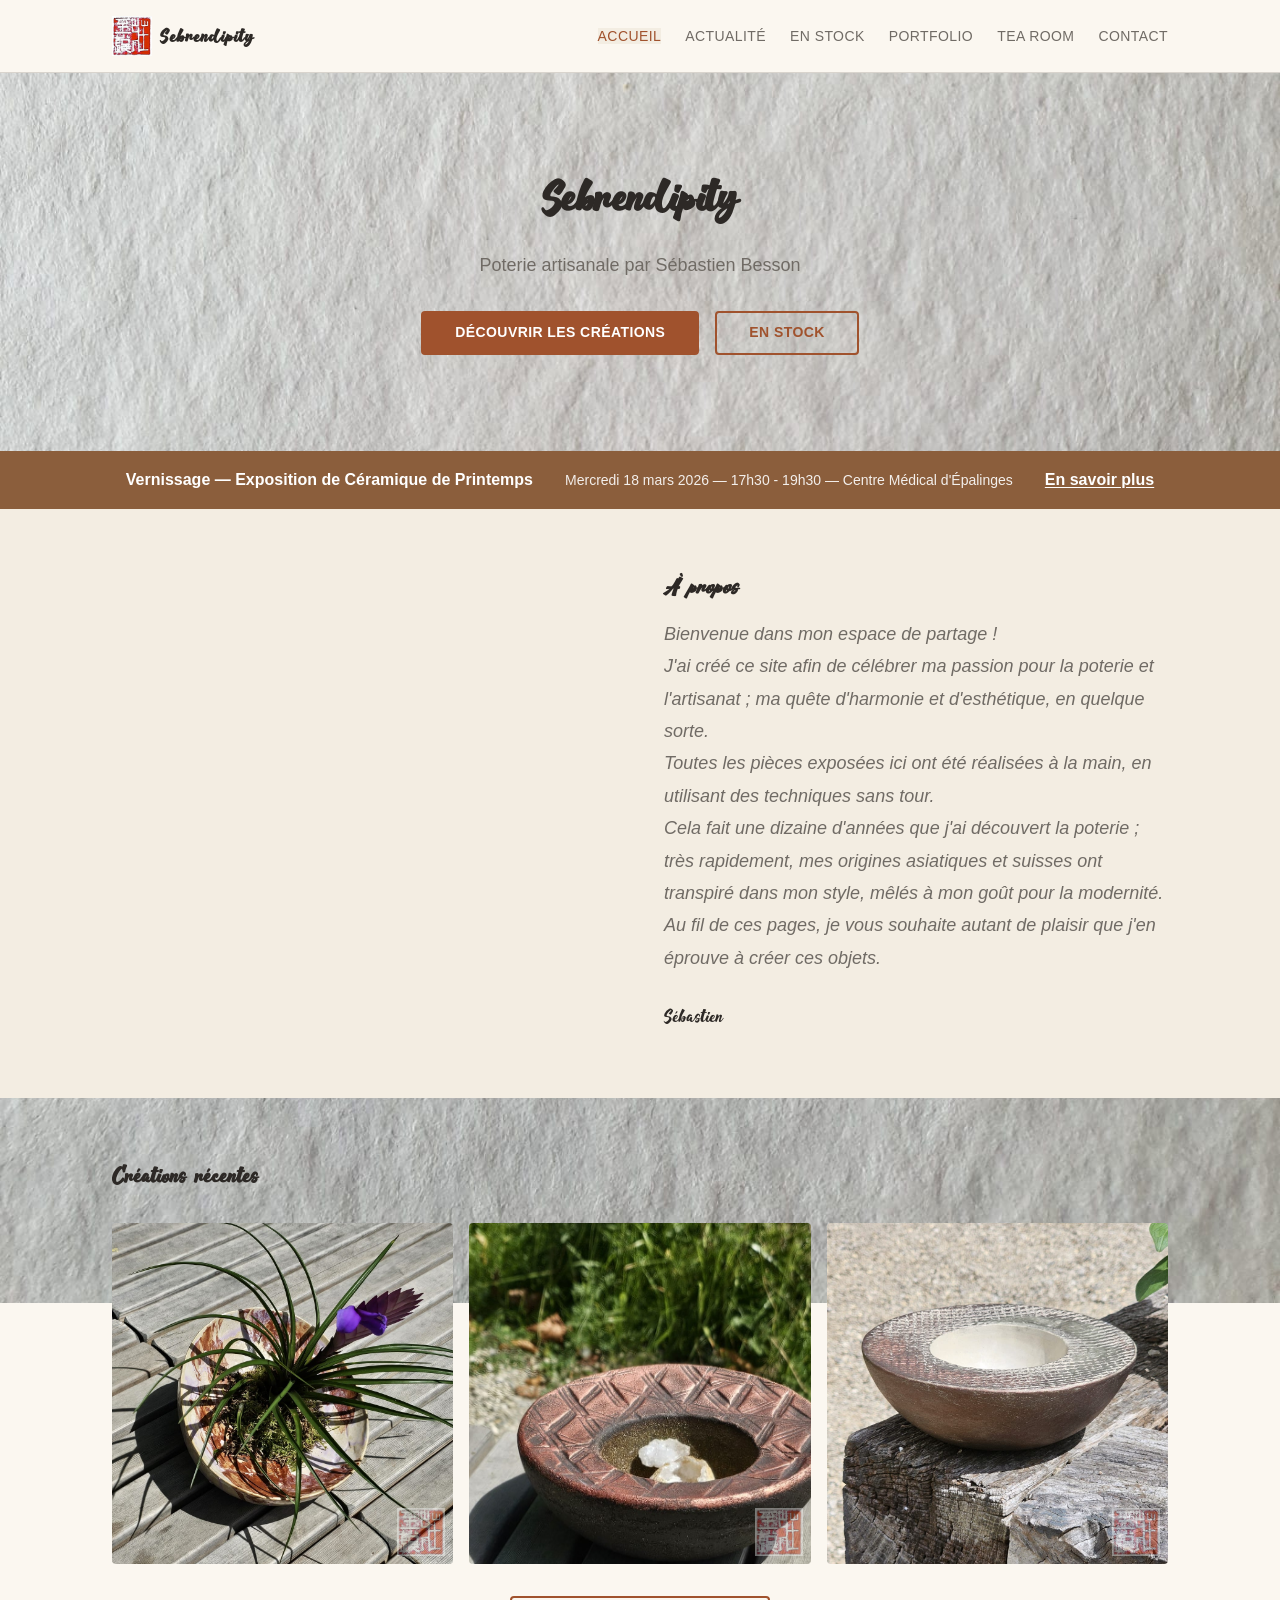
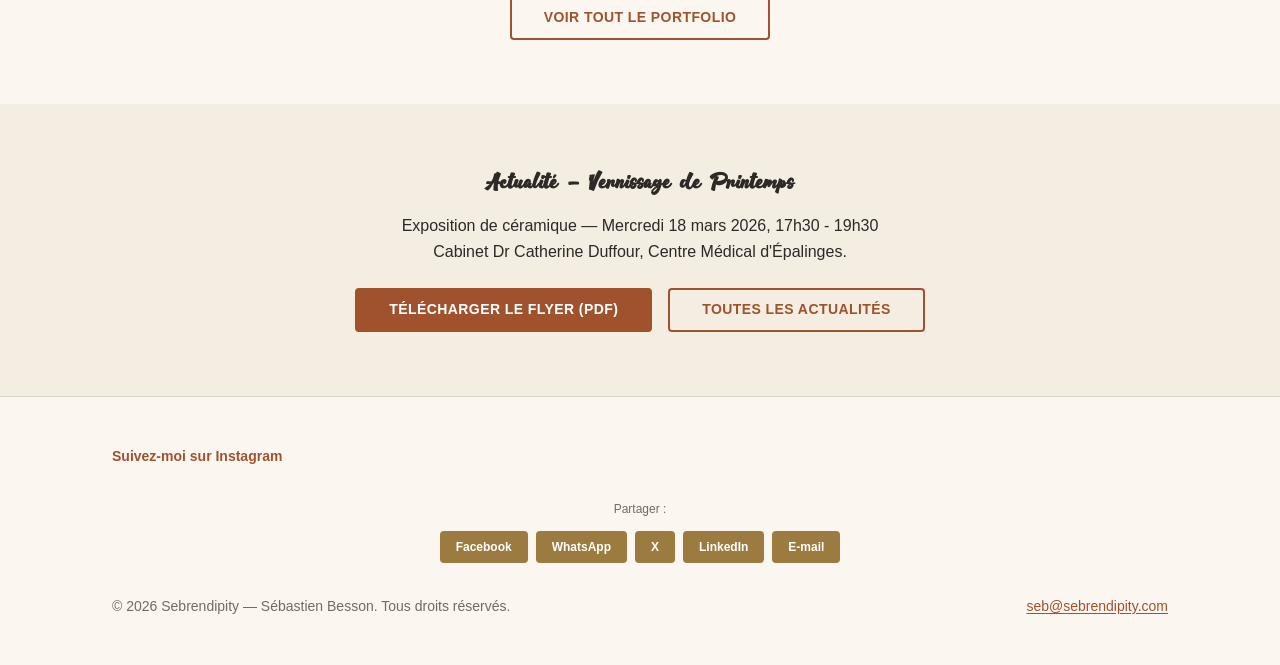
<file: index.html>
<!DOCTYPE html>
<html lang="fr">
<head>
  <meta charset="UTF-8">
  <meta name="viewport" content="width=device-width, initial-scale=1.0">
  <meta name="description" content="Sebrendipity — Potier artisanal suisse. Céramique fait main, grès, argile, vases et déco zen d'inspiration asiatique. Pièces uniques made in Switzerland par Sébastien Besson.">
  <meta name="keywords" content="potier, artisanale, Suisse, céramique, fait main, déco, vase, pierre, argile, décoration, made in Switzerland, grès, art, mode, zen, asiatique, poterie, Lausanne">
  <meta name="author" content="Sébastien Besson">
  <meta name="robots" content="index, follow">
  <link rel="canonical" href="https://www.sebrendipity.com/">
  <meta property="og:title" content="Sebrendipity — Poterie artisanale suisse">
  <meta property="og:description" content="Céramique fait main, grès et argile. Vases, déco zen et pièces uniques d'inspiration asiatique. Made in Switzerland par Sébastien Besson.">
  <meta property="og:url" content="https://www.sebrendipity.com/">
  <meta property="og:type" content="website">
  <meta property="og:locale" content="fr_CH">
  <meta property="og:site_name" content="Sebrendipity">
  <meta property="og:image" content="https://www.sebrendipity.com/images/logo.jpeg">
  <title>Sebrendipity — Potier artisanal suisse | Céramique fait main, déco zen</title>
  <link rel="stylesheet" href="css/style.css">
  <script type="application/ld+json">
  {
    "@context": "https://schema.org",
    "@type": "LocalBusiness",
    "name": "Sebrendipity",
    "description": "Potier artisanal suisse. Céramique fait main, grès, argile, vases et décoration zen d'inspiration asiatique. Pièces uniques made in Switzerland.",
    "url": "https://www.sebrendipity.com",
    "email": "seb@sebrendipity.com",
    "image": "https://www.sebrendipity.com/images/logo.jpeg",
    "founder": {
      "@type": "Person",
      "name": "Sébastien Besson"
    },
    "address": {
      "@type": "PostalAddress",
      "addressCountry": "CH"
    },
    "makesOffer": {
      "@type": "Offer",
      "itemOffered": {
        "@type": "Product",
        "name": "Céramique artisanale",
        "description": "Pièces uniques en céramique, grès et argile, façonnées à la main sans tour"
      }
    }
  }
  </script>
</head>
<body>

  <a href="#main-content" class="skip-nav">Aller au contenu principal</a>

  <header class="site-header" role="banner">
    <div class="container">
      <a href="index.html" class="site-logo"><img src="images/logo.jpeg" alt="Sebrendipity — sceau" width="40" height="40"> Sebrendipity</a>
      <input type="checkbox" id="nav-toggle" class="nav-toggle-input" aria-hidden="true">
      <label for="nav-toggle" class="nav-toggle-label" aria-label="Menu">
        <span class="nav-toggle-icon"></span>
      </label>
      <nav class="site-nav" aria-label="Navigation principale">
        <ul>
          <li><a href="index.html" aria-current="page">Accueil</a></li>
          <li><a href="actualite.html">Actualité</a></li>
          <li><a href="boutique.html">En stock</a></li>
          <li><a href="portfolio.html">Portfolio</a></li>
          <li><a href="tearoom.html">Tea Room</a></li>
          <li><a href="contact.html">Contact</a></li>
        </ul>
      </nav>
    </div>
  </header>

  <main id="main-content">

    <section class="page-hero section">
      <div class="container">
        <h1>Sebrendipity</h1>
        <p class="subtitle">
          Poterie artisanale par Sébastien Besson
        </p>
        <div style="margin-top: var(--space-xl); display: flex; gap: var(--space-md); justify-content: center; flex-wrap: wrap;">
          <a href="portfolio.html" class="btn btn-primary">Découvrir les créations</a>
          <a href="boutique.html" class="btn btn-outline">En stock</a>
        </div>
      </div>
    </section>

    <section class="event-band">
      <div class="container">
        <p>Vernissage — Exposition de Céramique de Printemps</p>
        <p class="event-date">Mercredi 18 mars 2026 — 17h30 - 19h30 — Centre Médical d'Épalinges</p>
        <a href="actualite.html">En savoir plus</a>
      </div>
    </section>

    <section class="section section--alt">
      <div class="container">
        <div class="two-col">
          <div>
            <video src="images/fontaine-video.mp4" autoplay muted loop playsinline style="width: 100%; border-radius: var(--radius);">
              Votre navigateur ne supporte pas la lecture vidéo.
            </video>
          </div>
          <div class="about-text">
            <h2>À propos</h2>
            <p>
              Bienvenue dans mon espace de partage !
            </p>
            <p>
              J'ai créé ce site afin de célébrer ma passion pour la poterie et l'artisanat ; ma quête d'harmonie et d'esthétique, en quelque sorte.
            </p>
            <p>
              Toutes les pièces exposées ici ont été réalisées à la main, en utilisant des techniques sans tour.
            </p>
            <p>
              Cela fait une dizaine d'années que j'ai découvert la poterie ; très rapidement, mes origines asiatiques et suisses ont transpiré dans mon style, mêlés à mon goût pour la modernité.
            </p>
            <p>
              Au fil de ces pages, je vous souhaite autant de plaisir que j'en éprouve à créer ces objets.
            </p>
            <p class="about-signature">Sébastien</p>
          </div>
        </div>
      </div>
    </section>

    <section class="section">
      <div class="container">
        <h2>Créations récentes</h2>
        <div class="gallery-grid">
          <figure class="gallery-item">
            <img src="images/plante.jpeg" alt="Objet déco en céramique">
          </figure>
          <figure class="gallery-item">
            <img src="images/christal.jpeg" alt="Bol double paroi aux reflets cristallins">
          </figure>
          <figure class="gallery-item">
            <img src="images/bol.jpeg" alt="Bol double paroi en céramique">
          </figure>
        </div>
        <div style="margin-top: var(--space-xl); text-align: center;">
          <a href="portfolio.html" class="btn btn-outline">Voir tout le portfolio</a>
        </div>
      </div>
    </section>

    <section class="section section--alt">
      <div class="container cta-section">
        <h2>Actualité — Vernissage de Printemps</h2>
        <p style="max-width: var(--max-width-prose); margin-inline: auto;">
          Exposition de céramique — Mercredi 18 mars 2026, 17h30 - 19h30<br>
          Cabinet Dr Catherine Duffour, Centre Médical d'Épalinges.
        </p>
        <div style="margin-top: var(--space-lg); display: flex; gap: var(--space-md); justify-content: center; flex-wrap: wrap;">
          <a href="vernissage-exposition-ceramique-printemps.pdf" class="btn btn-primary">Télécharger le flyer (PDF)</a>
          <a href="actualite.html" class="btn btn-outline">Toutes les actualités</a>
        </div>
      </div>
    </section>

  </main>

  <footer class="site-footer" role="contentinfo">
    <div class="container">
      <p class="social-link"><a href="https://www.instagram.com/sebrendipity?igsh=MW56Z2tjajVxYTUzaQ==" target="_blank" rel="noopener">Suivez-moi sur Instagram</a></p>
      <div class="share-bar">
        <span>Partager :</span>
        <a href="https://www.facebook.com/sharer/sharer.php?u=https://sebrendipity.com" target="_blank" rel="noopener">Facebook</a>
        <a href="https://api.whatsapp.com/send?text=Sebrendipity%20%E2%80%94%20Poterie%20artisanale%20https://sebrendipity.com" target="_blank" rel="noopener">WhatsApp</a>
        <a href="https://twitter.com/intent/tweet?url=https://sebrendipity.com&text=Sebrendipity%20%E2%80%94%20Poterie%20artisanale" target="_blank" rel="noopener">X</a>
        <a href="https://www.linkedin.com/sharing/share-offsite/?url=https://sebrendipity.com" target="_blank" rel="noopener">LinkedIn</a>
        <a href="mailto:?subject=Sebrendipity%20%E2%80%94%20Poterie%20artisanale&body=D%C3%A9couvrez%20les%20cr%C3%A9ations%20de%20S%C3%A9bastien%20Besson%20:%20https://sebrendipity.com">E-mail</a>
      </div>
      <p>&copy; 2026 Sebrendipity — Sébastien Besson. Tous droits réservés.</p>
      <p><a href="mailto:seb@sebrendipity.com">seb@sebrendipity.com</a></p>
    </div>
  </footer>

</body>
</html>
</file>
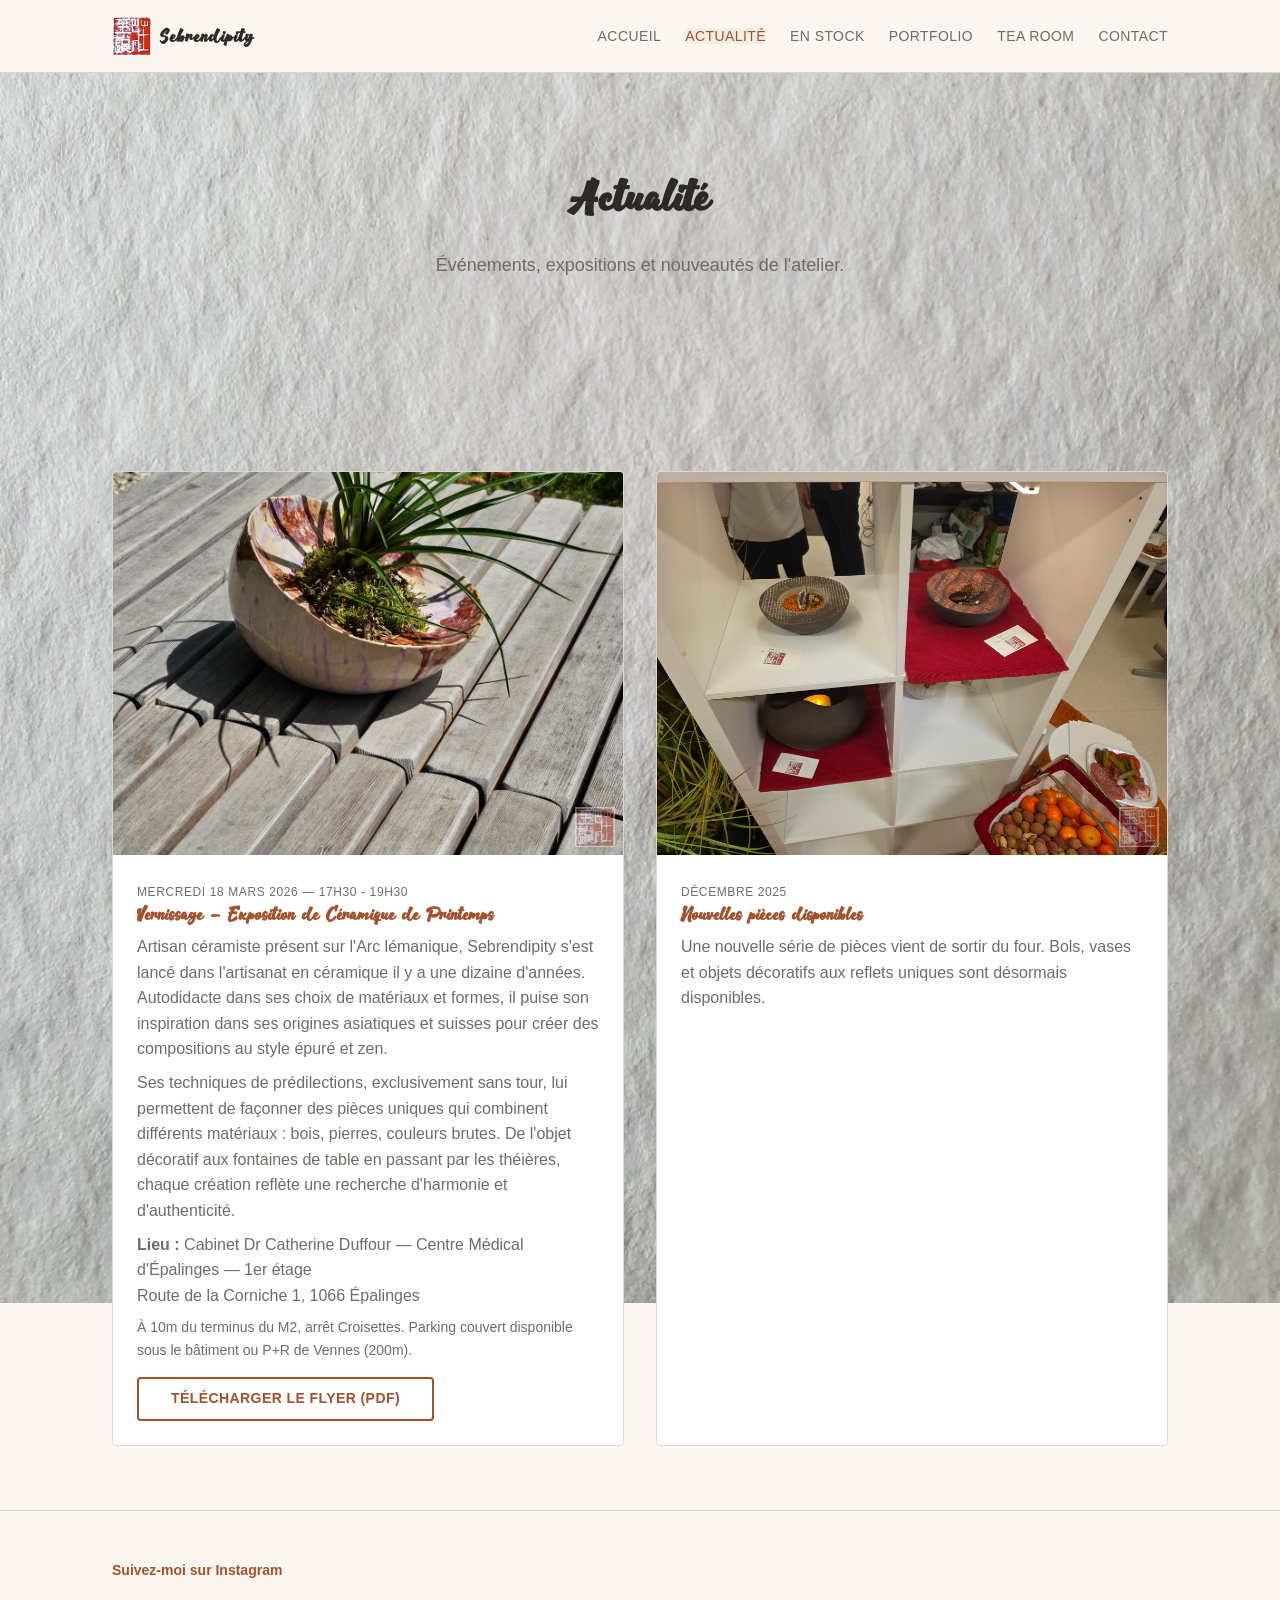
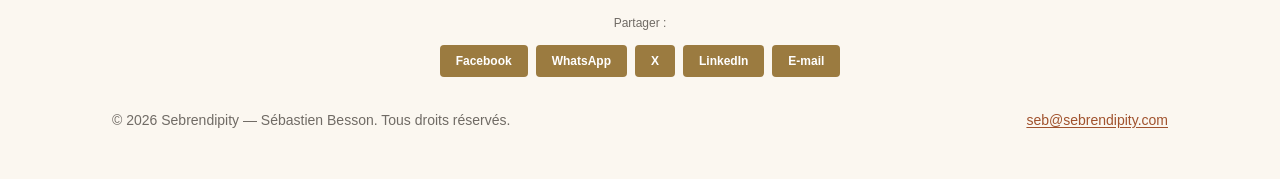
<file: actualite.html>
<!DOCTYPE html>
<html lang="fr">
<head>
  <meta charset="UTF-8">
  <meta name="viewport" content="width=device-width, initial-scale=1.0">
  <meta name="description" content="Actualités et événements — Expositions de céramique artisanale suisse. Sebrendipity, potier fait main par Sébastien Besson.">
  <meta name="keywords" content="potier, artisanale, Suisse, céramique, fait main, déco, vase, pierre, argile, décoration, made in Switzerland, grès, art, mode, zen, asiatique, exposition, vernissage">
  <meta name="robots" content="index, follow">
  <link rel="canonical" href="https://www.sebrendipity.com/actualite.html">
  <meta property="og:title" content="Actualité — Sebrendipity">
  <meta property="og:description" content="Événements, expositions et vernissages de céramique artisanale suisse par Sébastien Besson.">
  <meta property="og:url" content="https://www.sebrendipity.com/actualite.html">
  <meta property="og:type" content="website">
  <meta property="og:locale" content="fr_CH">
  <meta property="og:site_name" content="Sebrendipity">
  <title>Actualité — Sebrendipity | Céramique artisanale suisse</title>
  <link rel="stylesheet" href="css/style.css">
</head>
<body>

  <a href="#main-content" class="skip-nav">Aller au contenu principal</a>

  <header class="site-header" role="banner">
    <div class="container">
      <a href="index.html" class="site-logo"><img src="images/logo.jpeg" alt="Sebrendipity — sceau" width="40" height="40"> Sebrendipity</a>
      <input type="checkbox" id="nav-toggle" class="nav-toggle-input" aria-hidden="true">
      <label for="nav-toggle" class="nav-toggle-label" aria-label="Menu">
        <span class="nav-toggle-icon"></span>
      </label>
      <nav class="site-nav" aria-label="Navigation principale">
        <ul>
          <li><a href="index.html">Accueil</a></li>
          <li><a href="actualite.html" aria-current="page">Actualité</a></li>
          <li><a href="boutique.html">En stock</a></li>
          <li><a href="portfolio.html">Portfolio</a></li>
          <li><a href="tearoom.html">Tea Room</a></li>
          <li><a href="contact.html">Contact</a></li>
        </ul>
      </nav>
    </div>
  </header>

  <main id="main-content">

    <section class="page-hero section">
      <div class="container">
        <h1>Actualité</h1>
        <p class="subtitle">
          Événements, expositions et nouveautés de l'atelier.
        </p>
      </div>
    </section>

    <section class="section">
      <div class="container">
        <div class="card-grid">

          <article class="card">
            <div class="card-img-wrap">
              <img src="images/portfolio-03.jpg" alt="Vernissage — Exposition de Céramique de Printemps" class="card-img">
            </div>
            <div class="card-body">
              <span class="date">Mercredi 18 mars 2026 — 17h30 - 19h30</span>
              <h3>Vernissage — Exposition de Céramique de Printemps</h3>
              <p>Artisan céramiste présent sur l'Arc lémanique, Sebrendipity s'est lancé dans l'artisanat en céramique il y a une dizaine d'années. Autodidacte dans ses choix de matériaux et formes, il puise son inspiration dans ses origines asiatiques et suisses pour créer des compositions au style épuré et zen.</p>
              <p style="margin-top: var(--space-sm);">Ses techniques de prédilections, exclusivement sans tour, lui permettent de façonner des pièces uniques qui combinent différents matériaux : bois, pierres, couleurs brutes. De l'objet décoratif aux fontaines de table en passant par les théières, chaque création reflète une recherche d'harmonie et d'authenticité.</p>
              <p style="margin-top: var(--space-sm);"><strong>Lieu :</strong> Cabinet Dr Catherine Duffour — Centre Médical d'Épalinges — 1er étage<br>Route de la Corniche 1, 1066 Épalinges</p>
              <p style="margin-top: var(--space-sm); font-size: var(--text-sm); color: var(--color-text-muted);">À 10m du terminus du M2, arrêt Croisettes. Parking couvert disponible sous le bâtiment ou P+R de Vennes (200m).</p>
              <a href="vernissage-exposition-ceramique-printemps.pdf" class="btn btn-outline" style="margin-top: var(--space-md);">Télécharger le flyer (PDF)</a>
            </div>
          </article>

          <article class="card">
            <div class="card-img-wrap">
              <img src="images/boutique-01.jpg" alt="Nouvelles pièces disponibles — Décembre 2025" class="card-img">
            </div>
            <div class="card-body">
              <span class="date">Décembre 2025</span>
              <h3>Nouvelles pièces disponibles</h3>
              <p>Une nouvelle série de pièces vient de sortir du four. Bols, vases et objets décoratifs aux reflets uniques sont désormais disponibles.</p>
            </div>
          </article>

        </div>
      </div>
    </section>

  </main>

  <footer class="site-footer" role="contentinfo">
    <div class="container">
      <p class="social-link"><a href="https://www.instagram.com/sebrendipity?igsh=MW56Z2tjajVxYTUzaQ==" target="_blank" rel="noopener">Suivez-moi sur Instagram</a></p>
      <div class="share-bar">
        <span>Partager :</span>
        <a href="https://www.facebook.com/sharer/sharer.php?u=https://sebrendipity.com" target="_blank" rel="noopener">Facebook</a>
        <a href="https://api.whatsapp.com/send?text=Sebrendipity%20%E2%80%94%20Poterie%20artisanale%20https://sebrendipity.com" target="_blank" rel="noopener">WhatsApp</a>
        <a href="https://twitter.com/intent/tweet?url=https://sebrendipity.com&text=Sebrendipity%20%E2%80%94%20Poterie%20artisanale" target="_blank" rel="noopener">X</a>
        <a href="https://www.linkedin.com/sharing/share-offsite/?url=https://sebrendipity.com" target="_blank" rel="noopener">LinkedIn</a>
        <a href="mailto:?subject=Sebrendipity%20%E2%80%94%20Poterie%20artisanale&body=D%C3%A9couvrez%20les%20cr%C3%A9ations%20de%20S%C3%A9bastien%20Besson%20:%20https://sebrendipity.com">E-mail</a>
      </div>
      <p>&copy; 2026 Sebrendipity — Sébastien Besson. Tous droits réservés.</p>
      <p><a href="mailto:seb@sebrendipity.com">seb@sebrendipity.com</a></p>
    </div>
  </footer>

</body>
</html>
</file>
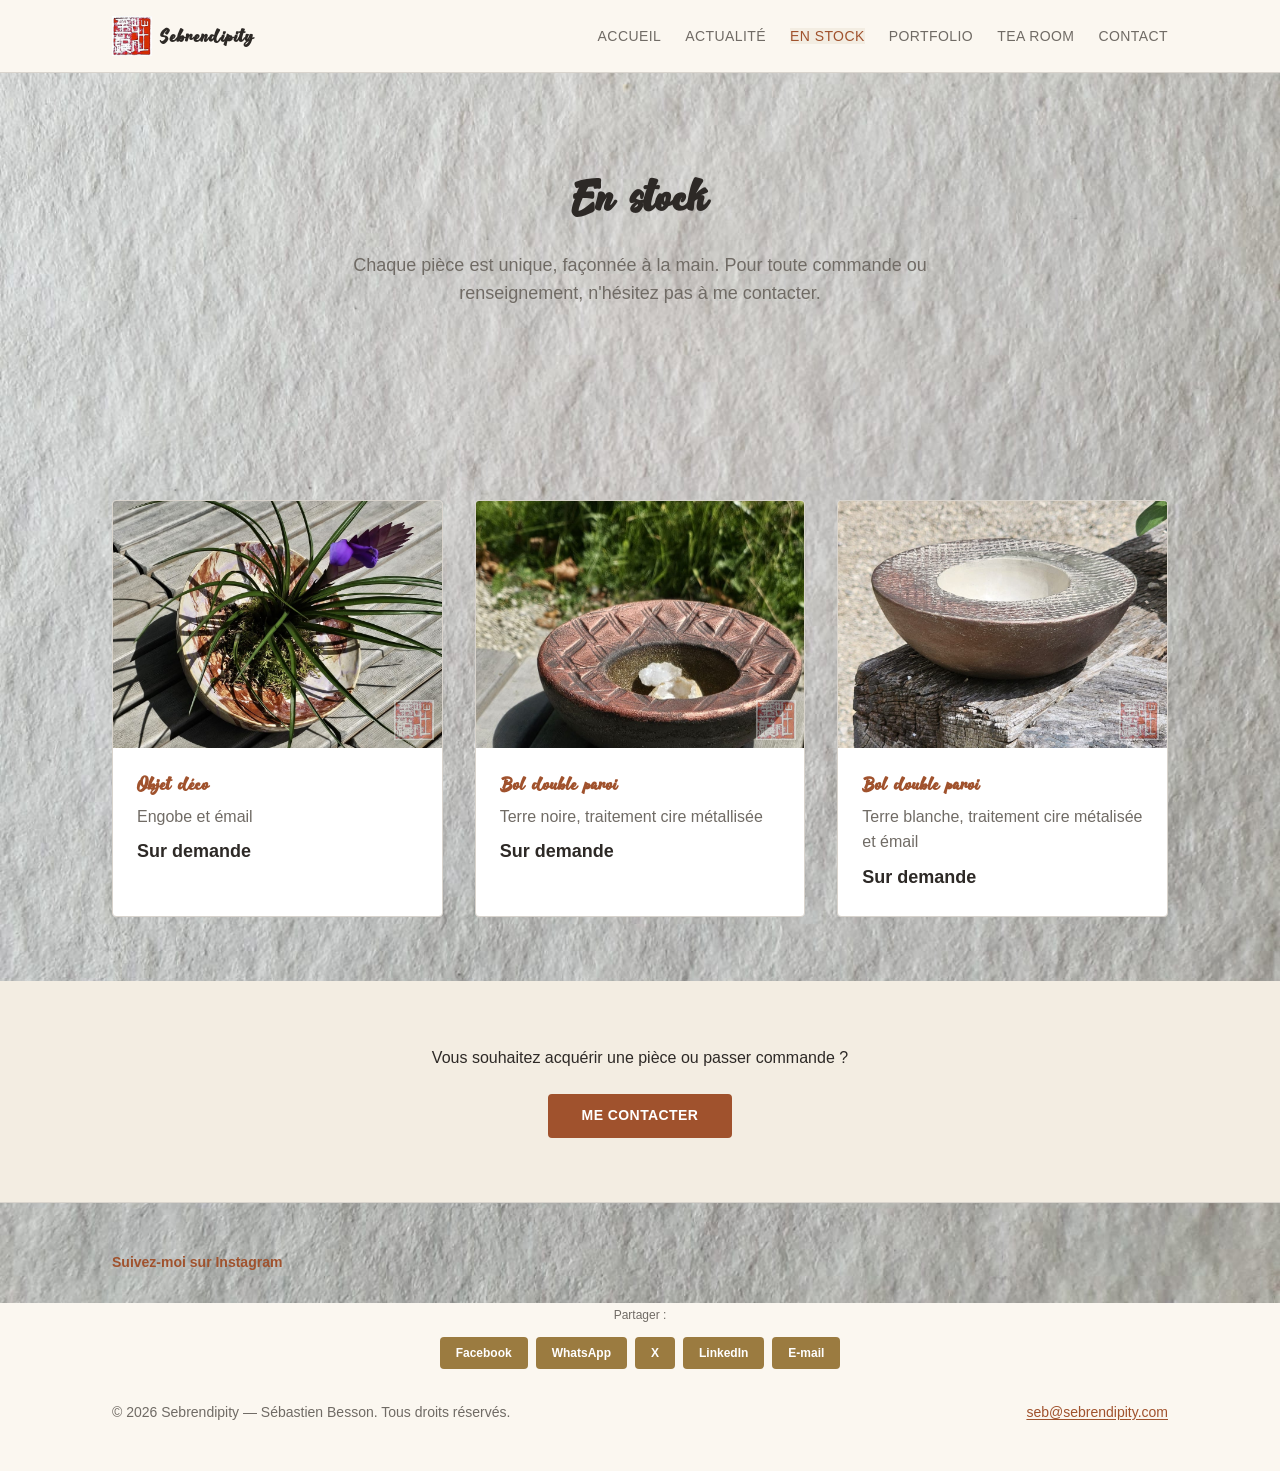
<file: boutique.html>
<!DOCTYPE html>
<html lang="fr">
<head>
  <meta charset="UTF-8">
  <meta name="viewport" content="width=device-width, initial-scale=1.0">
  <meta name="description" content="En stock — Pièces en céramique artisanale suisse disponibles à la vente. Vases, bols, déco zen en grès et argile fait main. Sebrendipity par Sébastien Besson.">
  <meta name="keywords" content="potier, artisanale, Suisse, céramique, fait main, déco, vase, pierre, argile, décoration, made in Switzerland, grès, art, mode, zen, asiatique, achat, boutique">
  <meta name="robots" content="index, follow">
  <link rel="canonical" href="https://www.sebrendipity.com/boutique.html">
  <meta property="og:title" content="En stock — Sebrendipity">
  <meta property="og:description" content="Pièces en céramique artisanale suisse disponibles. Vases, bols, déco zen en grès et argile fait main.">
  <meta property="og:url" content="https://www.sebrendipity.com/boutique.html">
  <meta property="og:type" content="website">
  <meta property="og:locale" content="fr_CH">
  <meta property="og:site_name" content="Sebrendipity">
  <title>En stock — Sebrendipity | Céramique artisanale suisse à vendre</title>
  <link rel="stylesheet" href="css/style.css">
</head>
<body>

  <a href="#main-content" class="skip-nav">Aller au contenu principal</a>

  <header class="site-header" role="banner">
    <div class="container">
      <a href="index.html" class="site-logo"><img src="images/logo.jpeg" alt="Sebrendipity — sceau" width="40" height="40"> Sebrendipity</a>
      <input type="checkbox" id="nav-toggle" class="nav-toggle-input" aria-hidden="true">
      <label for="nav-toggle" class="nav-toggle-label" aria-label="Menu">
        <span class="nav-toggle-icon"></span>
      </label>
      <nav class="site-nav" aria-label="Navigation principale">
        <ul>
          <li><a href="index.html">Accueil</a></li>
          <li><a href="actualite.html">Actualité</a></li>
          <li><a href="boutique.html" aria-current="page">En stock</a></li>
          <li><a href="portfolio.html">Portfolio</a></li>
          <li><a href="tearoom.html">Tea Room</a></li>
          <li><a href="contact.html">Contact</a></li>
        </ul>
      </nav>
    </div>
  </header>

  <main id="main-content">

    <section class="page-hero section">
      <div class="container">
        <h1>En stock</h1>
        <p class="subtitle">
          Chaque pièce est unique, façonnée à la main. Pour toute commande ou renseignement, n'hésitez pas à me contacter.
        </p>
      </div>
    </section>

    <section class="section">
      <div class="container">
        <div class="card-grid">

          <article class="card">
            <div class="card-img-wrap">
              <img src="images/plante.jpeg" alt="Objet déco en céramique" class="card-img">
            </div>
            <div class="card-body">
              <h3>Objet déco</h3>
              <p>Engobe et émail</p>
              <span class="price">Sur demande</span>
            </div>
          </article>

          <article class="card">
            <div class="card-img-wrap">
              <img src="images/christal.jpeg" alt="Bol double paroi en terre noire" class="card-img">
            </div>
            <div class="card-body">
              <h3>Bol double paroi</h3>
              <p>Terre noire, traitement cire métallisée</p>
              <span class="price">Sur demande</span>
            </div>
          </article>

          <article class="card">
            <div class="card-img-wrap">
              <img src="images/bol.jpeg" alt="Bol double paroi en terre blanche" class="card-img">
            </div>
            <div class="card-body">
              <h3>Bol double paroi</h3>
              <p>Terre blanche, traitement cire métalisée et émail</p>
              <span class="price">Sur demande</span>
            </div>
          </article>

        </div>
      </div>
    </section>

    <section class="section section--alt cta-section">
      <div class="container">
        <p>Vous souhaitez acquérir une pièce ou passer commande ?</p>
        <a href="contact.html" class="btn btn-primary">Me contacter</a>
      </div>
    </section>

  </main>

  <footer class="site-footer" role="contentinfo">
    <div class="container">
      <p class="social-link"><a href="https://www.instagram.com/sebrendipity?igsh=MW56Z2tjajVxYTUzaQ==" target="_blank" rel="noopener">Suivez-moi sur Instagram</a></p>
      <div class="share-bar">
        <span>Partager :</span>
        <a href="https://www.facebook.com/sharer/sharer.php?u=https://sebrendipity.com" target="_blank" rel="noopener">Facebook</a>
        <a href="https://api.whatsapp.com/send?text=Sebrendipity%20%E2%80%94%20Poterie%20artisanale%20https://sebrendipity.com" target="_blank" rel="noopener">WhatsApp</a>
        <a href="https://twitter.com/intent/tweet?url=https://sebrendipity.com&text=Sebrendipity%20%E2%80%94%20Poterie%20artisanale" target="_blank" rel="noopener">X</a>
        <a href="https://www.linkedin.com/sharing/share-offsite/?url=https://sebrendipity.com" target="_blank" rel="noopener">LinkedIn</a>
        <a href="mailto:?subject=Sebrendipity%20%E2%80%94%20Poterie%20artisanale&body=D%C3%A9couvrez%20les%20cr%C3%A9ations%20de%20S%C3%A9bastien%20Besson%20:%20https://sebrendipity.com">E-mail</a>
      </div>
      <p>&copy; 2026 Sebrendipity — Sébastien Besson. Tous droits réservés.</p>
      <p><a href="mailto:seb@sebrendipity.com">seb@sebrendipity.com</a></p>
    </div>
  </footer>

</body>
</html>
</file>
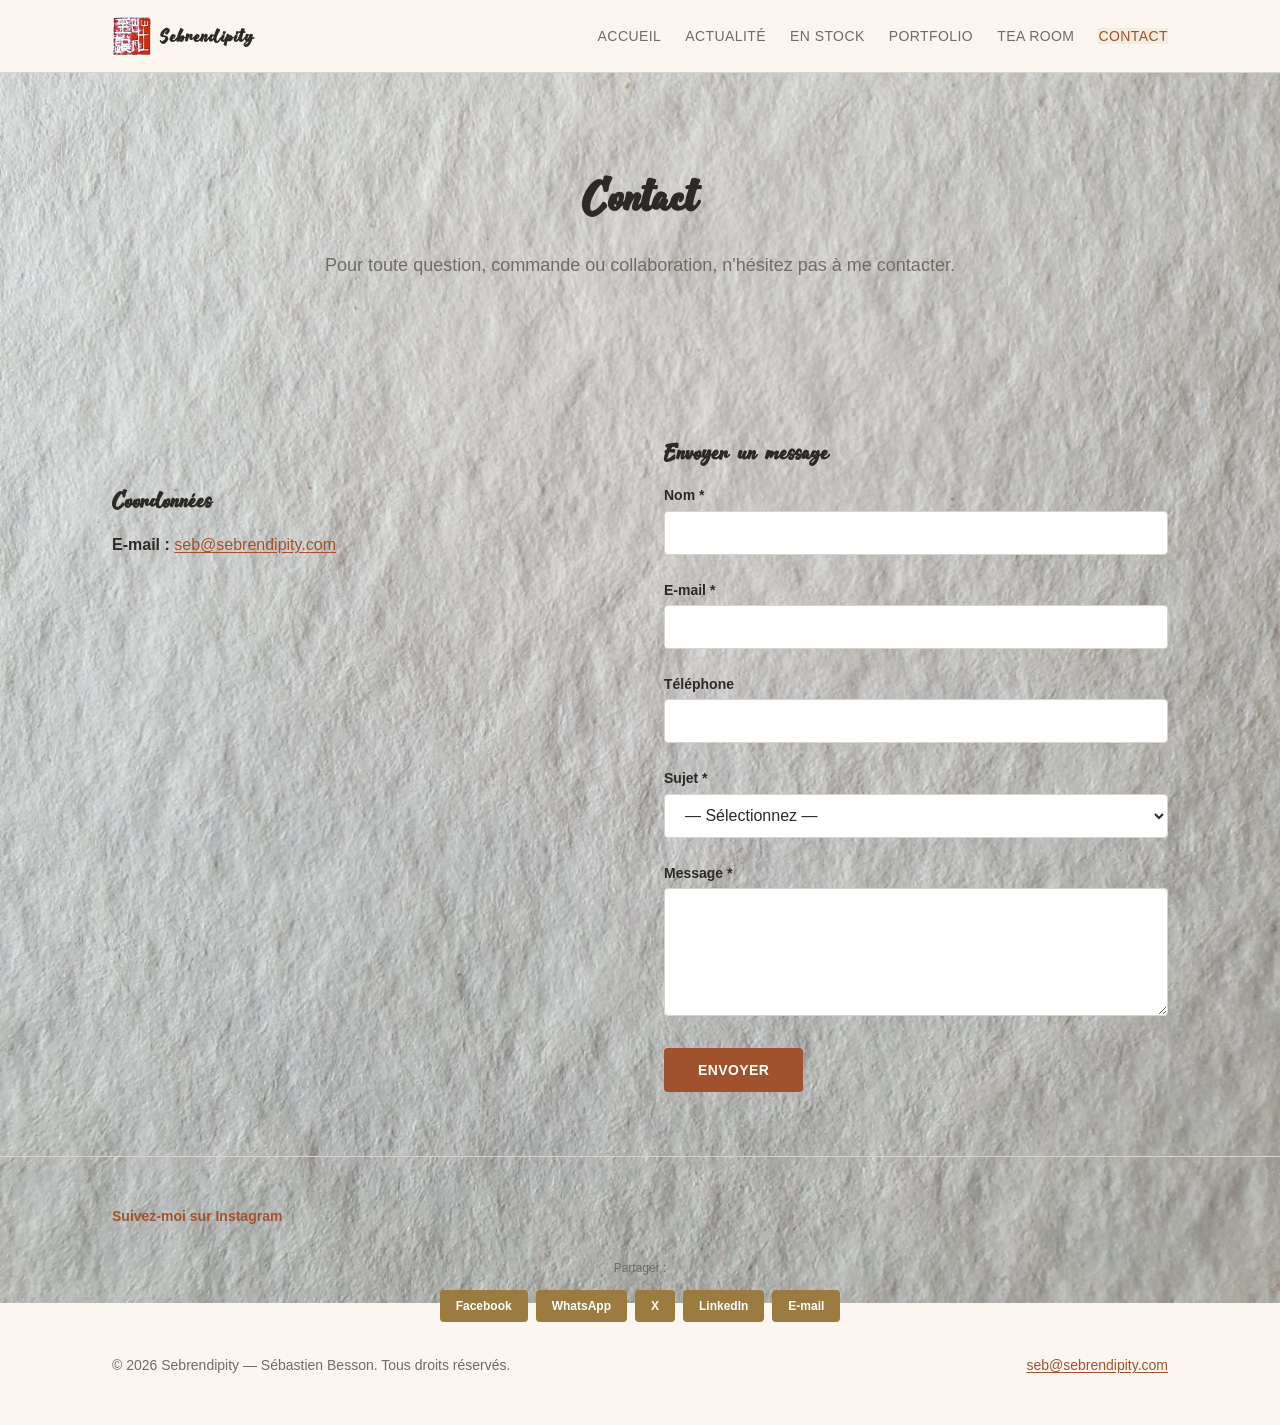
<file: contact.html>
<!DOCTYPE html>
<html lang="fr">
<head>
  <meta charset="UTF-8">
  <meta name="viewport" content="width=device-width, initial-scale=1.0">
  <meta name="description" content="Contact — Prenez contact avec Sébastien Besson, potier artisanal suisse, pour commande de céramique fait main, vases, déco zen en grès et argile.">
  <meta name="keywords" content="potier, artisanale, Suisse, céramique, fait main, déco, vase, pierre, argile, décoration, made in Switzerland, grès, art, mode, zen, asiatique, contact, commande">
  <meta name="robots" content="index, follow">
  <link rel="canonical" href="https://www.sebrendipity.com/contact.html">
  <meta property="og:title" content="Contact — Sebrendipity">
  <meta property="og:description" content="Contactez Sébastien Besson, potier artisanal suisse, pour commande de céramique fait main.">
  <meta property="og:url" content="https://www.sebrendipity.com/contact.html">
  <meta property="og:type" content="website">
  <meta property="og:locale" content="fr_CH">
  <meta property="og:site_name" content="Sebrendipity">
  <title>Contact — Sebrendipity | Potier artisanal suisse</title>
  <link rel="stylesheet" href="css/style.css">
</head>
<body>

  <a href="#main-content" class="skip-nav">Aller au contenu principal</a>

  <header class="site-header" role="banner">
    <div class="container">
      <a href="index.html" class="site-logo"><img src="images/logo.jpeg" alt="Sebrendipity — sceau" width="40" height="40"> Sebrendipity</a>
      <input type="checkbox" id="nav-toggle" class="nav-toggle-input" aria-hidden="true">
      <label for="nav-toggle" class="nav-toggle-label" aria-label="Menu">
        <span class="nav-toggle-icon"></span>
      </label>
      <nav class="site-nav" aria-label="Navigation principale">
        <ul>
          <li><a href="index.html">Accueil</a></li>
          <li><a href="actualite.html">Actualité</a></li>
          <li><a href="boutique.html">En stock</a></li>
          <li><a href="portfolio.html">Portfolio</a></li>
          <li><a href="tearoom.html">Tea Room</a></li>
          <li><a href="contact.html" aria-current="page">Contact</a></li>
        </ul>
      </nav>
    </div>
  </header>

  <main id="main-content">

    <section class="page-hero section">
      <div class="container">
        <h1>Contact</h1>
        <p class="subtitle">
          Pour toute question, commande ou collaboration, n'hésitez pas à me contacter.
        </p>
      </div>
    </section>

    <section class="section">
      <div class="container">
        <div class="two-col">

          <div class="prose">
            <h2>Coordonnées</h2>
            <p>
              <strong>E-mail :</strong> <a href="mailto:seb@sebrendipity.com">seb@sebrendipity.com</a>
            </p>
          </div>

          <div>
            <h2>Envoyer un message</h2>

            <form
              action="https://formspree.io/f/xnjbyljp"
              method="POST"
              aria-label="Formulaire de contact"
            >
              <!-- Formspree: redirect after submission -->
              <input type="hidden" name="_next" value="merci.html">

              <!-- Formspree: custom email subject -->
              <input type="hidden" name="_subject" value="Nouveau message — Sebrendipity">

              <!-- Honeypot anti-spam (hidden from humans) -->
              <div class="form-honey" aria-hidden="true">
                <label for="website">Ne pas remplir ce champ</label>
                <input type="text" id="website" name="_gotcha" tabindex="-1" autocomplete="off">
              </div>

              <div class="form-group">
                <label for="contact-name">Nom *</label>
                <input type="text" id="contact-name" name="name" required>
              </div>

              <div class="form-group">
                <label for="contact-email">E-mail *</label>
                <input type="email" id="contact-email" name="email" required>
              </div>

              <div class="form-group">
                <label for="contact-phone">Téléphone</label>
                <input type="tel" id="contact-phone" name="phone">
              </div>

              <div class="form-group">
                <label for="contact-subject">Sujet *</label>
                <select id="contact-subject" name="subject" required>
                  <option value="">— Sélectionnez —</option>
                  <option value="commande">Commande / Achat</option>
                  <option value="renseignement">Renseignement</option>
                  <option value="collaboration">Collaboration</option>
                  <option value="autre">Autre</option>
                </select>
              </div>

              <div class="form-group">
                <label for="contact-message">Message *</label>
                <textarea id="contact-message" name="message" rows="6" required></textarea>
              </div>

              <button type="submit" class="btn btn-primary">Envoyer</button>
            </form>
          </div>

        </div>
      </div>
    </section>

  </main>

  <footer class="site-footer" role="contentinfo">
    <div class="container">
      <p class="social-link"><a href="https://www.instagram.com/sebrendipity?igsh=MW56Z2tjajVxYTUzaQ==" target="_blank" rel="noopener">Suivez-moi sur Instagram</a></p>
      <div class="share-bar">
        <span>Partager :</span>
        <a href="https://www.facebook.com/sharer/sharer.php?u=https://sebrendipity.com" target="_blank" rel="noopener">Facebook</a>
        <a href="https://api.whatsapp.com/send?text=Sebrendipity%20%E2%80%94%20Poterie%20artisanale%20https://sebrendipity.com" target="_blank" rel="noopener">WhatsApp</a>
        <a href="https://twitter.com/intent/tweet?url=https://sebrendipity.com&text=Sebrendipity%20%E2%80%94%20Poterie%20artisanale" target="_blank" rel="noopener">X</a>
        <a href="https://www.linkedin.com/sharing/share-offsite/?url=https://sebrendipity.com" target="_blank" rel="noopener">LinkedIn</a>
        <a href="mailto:?subject=Sebrendipity%20%E2%80%94%20Poterie%20artisanale&body=D%C3%A9couvrez%20les%20cr%C3%A9ations%20de%20S%C3%A9bastien%20Besson%20:%20https://sebrendipity.com">E-mail</a>
      </div>
      <p>&copy; 2026 Sebrendipity — Sébastien Besson. Tous droits réservés.</p>
      <p><a href="mailto:seb@sebrendipity.com">seb@sebrendipity.com</a></p>
    </div>
  </footer>

</body>
</html>
</file>
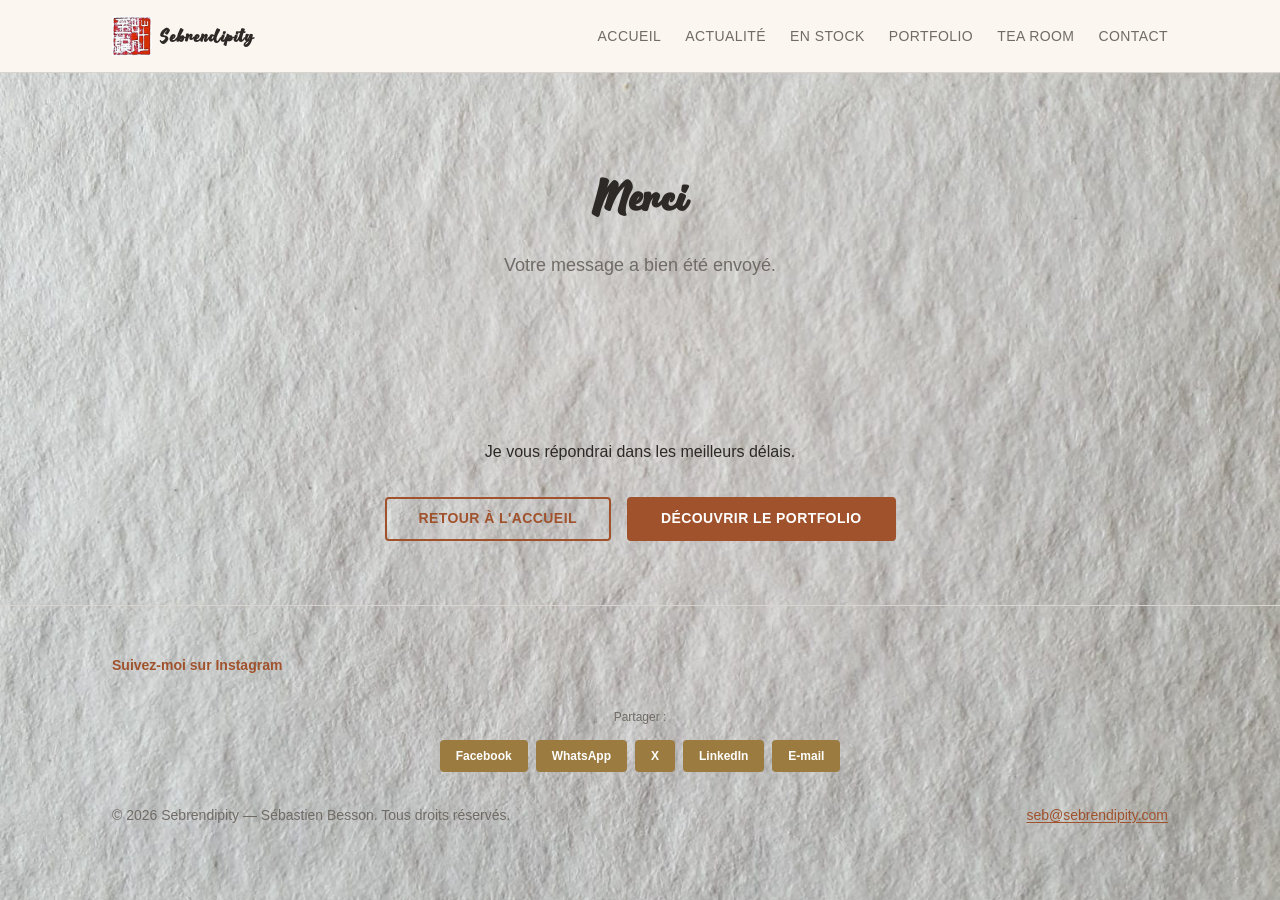
<file: merci.html>
<!DOCTYPE html>
<html lang="fr">
<head>
  <meta charset="UTF-8">
  <meta name="viewport" content="width=device-width, initial-scale=1.0">
  <meta name="description" content="Merci — Votre message a bien été envoyé à Sébastien Besson, potier artisanal suisse.">
  <meta name="robots" content="noindex, nofollow">
  <title>Merci — Sebrendipity</title>
  <link rel="stylesheet" href="css/style.css">
</head>
<body>

  <a href="#main-content" class="skip-nav">Aller au contenu principal</a>

  <header class="site-header" role="banner">
    <div class="container">
      <a href="index.html" class="site-logo"><img src="images/logo.jpeg" alt="Sebrendipity — sceau" width="40" height="40"> Sebrendipity</a>
      <input type="checkbox" id="nav-toggle" class="nav-toggle-input" aria-hidden="true">
      <label for="nav-toggle" class="nav-toggle-label" aria-label="Menu">
        <span class="nav-toggle-icon"></span>
      </label>
      <nav class="site-nav" aria-label="Navigation principale">
        <ul>
          <li><a href="index.html">Accueil</a></li>
          <li><a href="actualite.html">Actualité</a></li>
          <li><a href="boutique.html">En stock</a></li>
          <li><a href="portfolio.html">Portfolio</a></li>
          <li><a href="tearoom.html">Tea Room</a></li>
          <li><a href="contact.html">Contact</a></li>
        </ul>
      </nav>
    </div>
  </header>

  <main id="main-content">

    <section class="page-hero section">
      <div class="container">
        <h1>Merci</h1>
        <p class="subtitle">
          Votre message a bien été envoyé.
        </p>
      </div>
    </section>

    <section class="section cta-section">
      <div class="container">
        <p>Je vous répondrai dans les meilleurs délais.</p>
        <div style="margin-top: var(--space-xl); display: flex; gap: var(--space-md); justify-content: center; flex-wrap: wrap;">
          <a href="index.html" class="btn btn-outline">Retour à l'accueil</a>
          <a href="portfolio.html" class="btn btn-primary">Découvrir le portfolio</a>
        </div>
      </div>
    </section>

  </main>

  <footer class="site-footer" role="contentinfo">
    <div class="container">
      <p class="social-link"><a href="https://www.instagram.com/sebrendipity?igsh=MW56Z2tjajVxYTUzaQ==" target="_blank" rel="noopener">Suivez-moi sur Instagram</a></p>
      <div class="share-bar">
        <span>Partager :</span>
        <a href="https://www.facebook.com/sharer/sharer.php?u=https://sebrendipity.com" target="_blank" rel="noopener">Facebook</a>
        <a href="https://api.whatsapp.com/send?text=Sebrendipity%20%E2%80%94%20Poterie%20artisanale%20https://sebrendipity.com" target="_blank" rel="noopener">WhatsApp</a>
        <a href="https://twitter.com/intent/tweet?url=https://sebrendipity.com&text=Sebrendipity%20%E2%80%94%20Poterie%20artisanale" target="_blank" rel="noopener">X</a>
        <a href="https://www.linkedin.com/sharing/share-offsite/?url=https://sebrendipity.com" target="_blank" rel="noopener">LinkedIn</a>
        <a href="mailto:?subject=Sebrendipity%20%E2%80%94%20Poterie%20artisanale&body=D%C3%A9couvrez%20les%20cr%C3%A9ations%20de%20S%C3%A9bastien%20Besson%20:%20https://sebrendipity.com">E-mail</a>
      </div>
      <p>&copy; 2026 Sebrendipity — Sébastien Besson. Tous droits réservés.</p>
      <p><a href="mailto:seb@sebrendipity.com">seb@sebrendipity.com</a></p>
    </div>
  </footer>

</body>
</html>
</file>
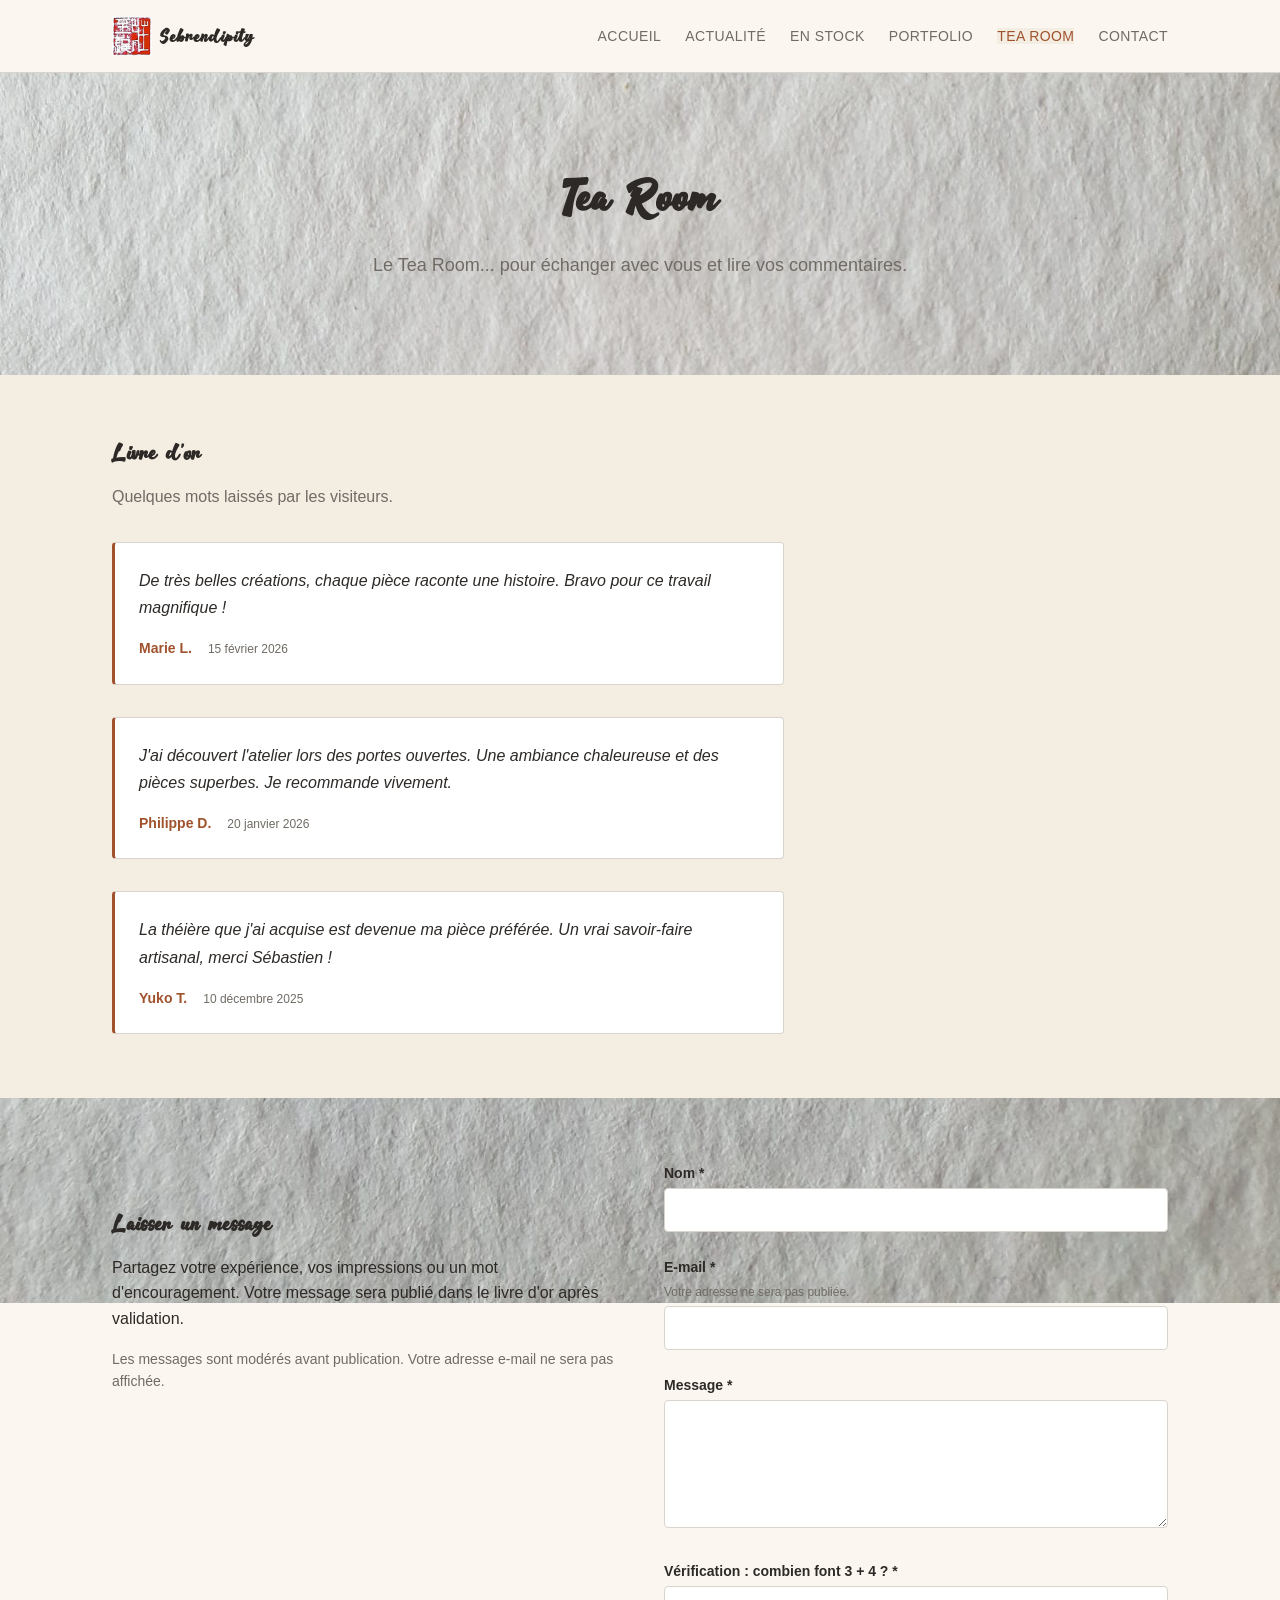
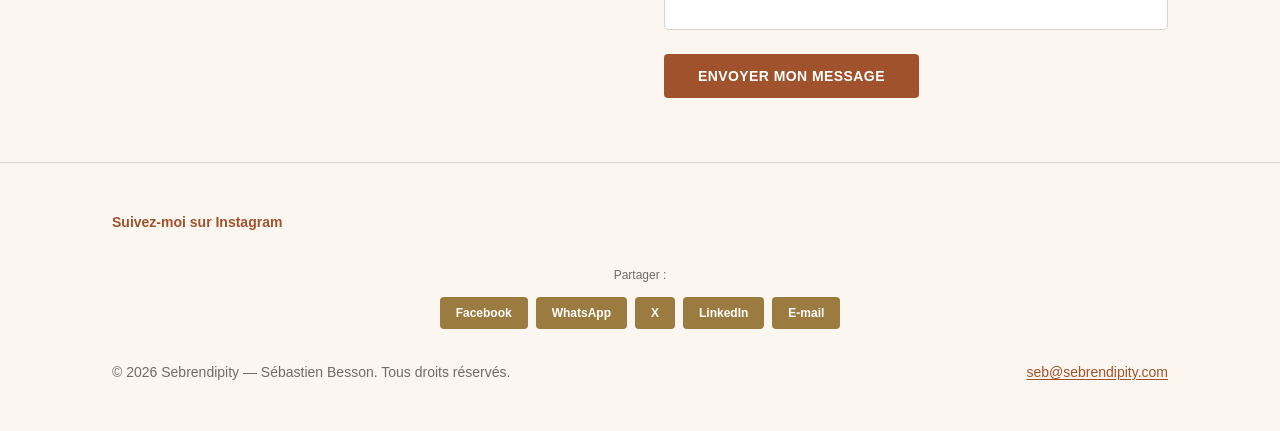
<file: tearoom.html>
<!DOCTYPE html>
<html lang="fr">
<head>
  <meta charset="UTF-8">
  <meta name="viewport" content="width=device-width, initial-scale=1.0">
  <meta name="description" content="Tea Room — Livre d'or et espace de partage. Témoignages sur la céramique artisanale suisse de Sebrendipity par Sébastien Besson.">
  <meta name="keywords" content="potier, artisanale, Suisse, céramique, fait main, déco, vase, pierre, argile, décoration, made in Switzerland, grès, art, mode, zen, asiatique, avis, témoignages">
  <meta name="robots" content="index, follow">
  <link rel="canonical" href="https://www.sebrendipity.com/tearoom.html">
  <meta property="og:title" content="Tea Room — Sebrendipity">
  <meta property="og:description" content="Livre d'or et témoignages. Céramique artisanale suisse fait main par Sébastien Besson.">
  <meta property="og:url" content="https://www.sebrendipity.com/tearoom.html">
  <meta property="og:type" content="website">
  <meta property="og:locale" content="fr_CH">
  <meta property="og:site_name" content="Sebrendipity">
  <title>Tea Room — Sebrendipity | Livre d'or céramique artisanale</title>
  <link rel="stylesheet" href="css/style.css">
</head>
<body>

  <a href="#main-content" class="skip-nav">Aller au contenu principal</a>

  <header class="site-header" role="banner">
    <div class="container">
      <a href="index.html" class="site-logo"><img src="images/logo.jpeg" alt="Sebrendipity — sceau" width="40" height="40"> Sebrendipity</a>
      <input type="checkbox" id="nav-toggle" class="nav-toggle-input" aria-hidden="true">
      <label for="nav-toggle" class="nav-toggle-label" aria-label="Menu">
        <span class="nav-toggle-icon"></span>
      </label>
      <nav class="site-nav" aria-label="Navigation principale">
        <ul>
          <li><a href="index.html">Accueil</a></li>
          <li><a href="actualite.html">Actualité</a></li>
          <li><a href="boutique.html">En stock</a></li>
          <li><a href="portfolio.html">Portfolio</a></li>
          <li><a href="tearoom.html" aria-current="page">Tea Room</a></li>
          <li><a href="contact.html">Contact</a></li>
        </ul>
      </nav>
    </div>
  </header>

  <main id="main-content">

    <section class="page-hero section">
      <div class="container">
        <h1>Tea Room</h1>
        <p class="subtitle">
          Le Tea Room... pour échanger avec vous et lire vos commentaires.
        </p>
      </div>
    </section>

    <section class="section section--alt">
      <div class="container">
        <h2>Livre d'or</h2>
        <p style="color: var(--color-text-muted); margin-bottom: var(--space-xl);">
          Quelques mots laissés par les visiteurs.
        </p>

        <div class="guestbook-list">

          <blockquote class="guestbook-entry">
            <p>De très belles créations, chaque pièce raconte une histoire. Bravo pour ce travail magnifique !</p>
            <footer class="guestbook-author">
              <cite>Marie L.</cite>
              <time datetime="2026-02-15">15 février 2026</time>
            </footer>
          </blockquote>

          <blockquote class="guestbook-entry">
            <p>J'ai découvert l'atelier lors des portes ouvertes. Une ambiance chaleureuse et des pièces superbes. Je recommande vivement.</p>
            <footer class="guestbook-author">
              <cite>Philippe D.</cite>
              <time datetime="2026-01-20">20 janvier 2026</time>
            </footer>
          </blockquote>

          <blockquote class="guestbook-entry">
            <p>La théière que j'ai acquise est devenue ma pièce préférée. Un vrai savoir-faire artisanal, merci Sébastien !</p>
            <footer class="guestbook-author">
              <cite>Yuko T.</cite>
              <time datetime="2025-12-10">10 décembre 2025</time>
            </footer>
          </blockquote>

        </div>
      </div>
    </section>

    <section class="section">
      <div class="container">
        <div class="two-col">

          <div class="prose">
            <h2>Laisser un message</h2>
            <p>
              Partagez votre expérience, vos impressions ou un mot d'encouragement. Votre message sera publié dans le livre d'or après validation.
            </p>
            <p style="font-size: var(--text-sm); color: var(--color-text-muted);">
              Les messages sont modérés avant publication. Votre adresse e-mail ne sera pas affichée.
            </p>
          </div>

          <div>
            <form
              action="https://formspree.io/f/xnjbyljp"
              method="POST"
              aria-label="Formulaire du livre d'or"
            >
              <!-- Formspree: redirect after submission -->
              <input type="hidden" name="_next" value="merci.html">

              <!-- Formspree: custom email subject -->
              <input type="hidden" name="_subject" value="Nouveau message — Livre d'or — Sebrendipity">

              <!-- Honeypot anti-spam (hidden from humans) -->
              <div class="form-honey" aria-hidden="true">
                <label for="website-tearoom">Ne pas remplir ce champ</label>
                <input type="text" id="website-tearoom" name="_gotcha" tabindex="-1" autocomplete="off">
              </div>

              <div class="form-group">
                <label for="guestbook-name">Nom *</label>
                <input type="text" id="guestbook-name" name="name" required>
              </div>

              <div class="form-group">
                <label for="guestbook-email">E-mail *</label>
                <span class="hint">Votre adresse ne sera pas publiée.</span>
                <input type="email" id="guestbook-email" name="email" required>
              </div>

              <div class="form-group">
                <label for="guestbook-message">Message *</label>
                <textarea id="guestbook-message" name="message" rows="5" required></textarea>
              </div>

              <div class="form-group">
                <label for="guestbook-captcha">Vérification : combien font 3 + 4 ? *</label>
                <input
                  type="text"
                  id="guestbook-captcha"
                  name="captcha"
                  required
                  pattern="7"
                  title="Veuillez entrer le résultat de 3 + 4"
                  autocomplete="off"
                  inputmode="numeric"
                  maxlength="2"
                >
              </div>

              <button type="submit" class="btn btn-primary">Envoyer mon message</button>
            </form>
          </div>

        </div>
      </div>
    </section>

  </main>

  <footer class="site-footer" role="contentinfo">
    <div class="container">
      <p class="social-link"><a href="https://www.instagram.com/sebrendipity?igsh=MW56Z2tjajVxYTUzaQ==" target="_blank" rel="noopener">Suivez-moi sur Instagram</a></p>
      <div class="share-bar">
        <span>Partager :</span>
        <a href="https://www.facebook.com/sharer/sharer.php?u=https://sebrendipity.com" target="_blank" rel="noopener">Facebook</a>
        <a href="https://api.whatsapp.com/send?text=Sebrendipity%20%E2%80%94%20Poterie%20artisanale%20https://sebrendipity.com" target="_blank" rel="noopener">WhatsApp</a>
        <a href="https://twitter.com/intent/tweet?url=https://sebrendipity.com&text=Sebrendipity%20%E2%80%94%20Poterie%20artisanale" target="_blank" rel="noopener">X</a>
        <a href="https://www.linkedin.com/sharing/share-offsite/?url=https://sebrendipity.com" target="_blank" rel="noopener">LinkedIn</a>
        <a href="mailto:?subject=Sebrendipity%20%E2%80%94%20Poterie%20artisanale&body=D%C3%A9couvrez%20les%20cr%C3%A9ations%20de%20S%C3%A9bastien%20Besson%20:%20https://sebrendipity.com">E-mail</a>
      </div>
      <p>&copy; 2026 Sebrendipity — Sébastien Besson. Tous droits réservés.</p>
      <p><a href="mailto:seb@sebrendipity.com">seb@sebrendipity.com</a></p>
    </div>
  </footer>

</body>
</html>
</file>
<file: css/style.css>
/* ===================================================================
   Sebrendipity — Design System v2
   Pure CSS, no preprocessor, no JavaScript dependencies.
   Mobile-first responsive approach.
   Hamburger menu via checkbox hack (CSS-only).
   =================================================================== */

/* --- Custom Fonts --- */

@font-face {
  font-family: 'Gak Tahu';
  src: url('../fonts/Gak Tahu.otf') format('opentype'),
       url('../fonts/Gak Tahu.ttf') format('truetype');
  font-weight: normal;
  font-style: normal;
  font-display: swap;
}

/* --- Design Tokens (Custom Properties) --- */

:root {
  /* Colors: Warm Earth / Pottery Tones */
  --color-bg:           #FBF7F0;
  --color-bg-alt:       #F3EDE2;
  --color-surface:      #FFFFFF;
  --color-text:         #2D2926;
  --color-text-muted:   #706B65;
  --color-accent:       #A0522D;
  --color-accent-hover: #8B4513;
  --color-border:       #D9D4CD;
  --color-focus:        #A0522D;

  /* Typography: System Font Stack */
  --font-heading: 'Gak Tahu', 'Georgia', 'Times New Roman', serif;
  --font-body:    'Segoe UI', 'Helvetica Neue', Arial, sans-serif;

  /* Type Scale (rem) */
  --text-xs:   0.75rem;
  --text-sm:   0.875rem;
  --text-base: 1rem;
  --text-lg:   1.125rem;
  --text-xl:   1.25rem;
  --text-2xl:  1.5rem;
  --text-3xl:  1.875rem;
  --text-4xl:  2.25rem;
  --text-5xl:  3rem;

  /* Spacing Scale */
  --space-xs:  0.25rem;
  --space-sm:  0.5rem;
  --space-md:  1rem;
  --space-lg:  1.5rem;
  --space-xl:  2rem;
  --space-2xl: 3rem;
  --space-3xl: 4rem;
  --space-4xl: 6rem;

  /* Layout */
  --max-width:       72rem;
  --max-width-prose: 42rem;
  --gutter:          1rem;

  /* Misc */
  --radius:     0.25rem;
  --transition: 0.2s ease;
}


/* --- Reset & Base --- */

*,
*::before,
*::after {
  box-sizing: border-box;
  margin: 0;
  padding: 0;
}

html {
  font-size: 100%;
  scroll-behavior: smooth;
  -webkit-text-size-adjust: 100%;
}

body {
  font-family: var(--font-body);
  font-size: var(--text-base);
  line-height: 1.6;
  color: var(--color-text);
  background-color: var(--color-bg);
  background-image: url('../images/atelier.jpeg');
  background-repeat: no-repeat;
  background-size: cover;
  background-position: center;
  background-attachment: scroll;
  -webkit-font-smoothing: antialiased;
}

img {
  max-width: 100%;
  height: auto;
  display: block;
}

video {
  max-width: 100%;
  height: auto;
  display: block;
}

a {
  color: var(--color-accent);
  text-decoration: underline;
  text-underline-offset: 0.15em;
  transition: color var(--transition);
}

a:hover {
  color: var(--color-accent-hover);
}

a:focus-visible {
  outline: 2px solid var(--color-focus);
  outline-offset: 2px;
}

ul, ol {
  padding-left: var(--space-xl);
}


/* --- Skip Navigation (Accessibility) --- */

.skip-nav {
  position: absolute;
  left: -9999px;
  top: 0;
  z-index: 1000;
  padding: var(--space-sm) var(--space-md);
  background: var(--color-accent);
  color: var(--color-surface);
  font-weight: 600;
  text-decoration: none;
}

.skip-nav:focus {
  left: 0;
}


/* --- Layout Utilities --- */

.container {
  width: 100%;
  max-width: var(--max-width);
  margin-inline: auto;
  padding-inline: var(--gutter);
}

.prose {
  max-width: var(--max-width-prose);
}

.section {
  padding-block: var(--space-2xl);
}

.section--alt {
  background-color: var(--color-bg-alt);
}

.hide-mobile {
  display: none;
}

.show-mobile {
  display: block;
}


/* --- Site Header & Navigation --- */

.site-header {
  position: sticky;
  top: 0;
  z-index: 100;
  background-color: var(--color-bg);
  border-bottom: 1px solid var(--color-border);
  padding-block: var(--space-md);
}

.site-header .container {
  display: flex;
  flex-wrap: wrap;
  align-items: center;
  justify-content: space-between;
  gap: var(--space-sm);
}

.site-logo {
  display: flex;
  align-items: center;
  gap: var(--space-sm);
  font-family: var(--font-heading);
  font-size: var(--text-xl);
  font-weight: 700;
  color: var(--color-text);
  text-decoration: none;
  letter-spacing: 0.05em;
}

.site-logo img {
  width: 2.5rem;
  height: 2.5rem;
  object-fit: contain;
}

.site-logo:hover {
  color: var(--color-accent);
}


/* --- Hamburger Toggle (CSS-only, mobile) --- */

.nav-toggle-input {
  position: absolute;
  opacity: 0;
  width: 0;
  height: 0;
}

.nav-toggle-label {
  display: flex;
  align-items: center;
  justify-content: center;
  width: 2.75rem;
  height: 2.75rem;
  cursor: pointer;
  border-radius: var(--radius);
  transition: background-color var(--transition);
}

.nav-toggle-label:hover {
  background-color: var(--color-bg-alt);
}

.nav-toggle-icon,
.nav-toggle-icon::before,
.nav-toggle-icon::after {
  display: block;
  width: 1.5rem;
  height: 2px;
  background-color: var(--color-text);
  border-radius: 1px;
  transition: all 0.3s ease;
  position: relative;
}

.nav-toggle-icon::before,
.nav-toggle-icon::after {
  content: '';
  position: absolute;
  left: 0;
}

.nav-toggle-icon::before {
  top: -0.5rem;
}

.nav-toggle-icon::after {
  top: 0.5rem;
}

/* Animate to X when open */
.nav-toggle-input:checked ~ .nav-toggle-label .nav-toggle-icon {
  background-color: transparent;
}

.nav-toggle-input:checked ~ .nav-toggle-label .nav-toggle-icon::before {
  top: 0;
  transform: rotate(45deg);
}

.nav-toggle-input:checked ~ .nav-toggle-label .nav-toggle-icon::after {
  top: 0;
  transform: rotate(-45deg);
}


/* --- Mobile Navigation (default) --- */

.site-nav {
  display: none;
  width: 100%;
  order: 3;
}

.nav-toggle-input:checked ~ .site-nav {
  display: block;
}

.site-nav ul {
  display: flex;
  flex-direction: column;
  gap: 0;
  list-style: none;
  padding-left: 0;
}

.site-nav li {
  border-top: 1px solid var(--color-border);
}

.site-nav a {
  display: block;
  padding: var(--space-md);
  min-height: 2.75rem;
  color: var(--color-text-muted);
  text-decoration: none;
  font-size: var(--text-base);
  font-weight: 500;
  letter-spacing: 0.03em;
  text-transform: uppercase;
  transition: color var(--transition), background-color var(--transition);
}

.site-nav a:hover,
.site-nav a[aria-current="page"] {
  color: var(--color-accent);
  background-color: var(--color-bg-alt);
}


/* --- Site Footer --- */

.site-footer {
  border-top: 1px solid var(--color-border);
  padding-block: var(--space-2xl);
  color: var(--color-text-muted);
  font-size: var(--text-sm);
}

.site-footer .container {
  display: flex;
  flex-direction: column;
  align-items: center;
  text-align: center;
  gap: var(--space-md);
}


/* --- Typography --- */

h1, h2, h3, h4, h5, h6 {
  font-family: var(--font-heading);
  line-height: 1.2;
  color: var(--color-text);
  font-weight: 700;
}

h1 { font-size: clamp(1.5rem, 5vw, var(--text-4xl)); margin-bottom: var(--space-lg); }
h2 { font-size: clamp(1.25rem, 3.5vw, var(--text-2xl)); margin-bottom: var(--space-md); }
h3 { font-size: var(--text-xl); margin-bottom: var(--space-sm); }

.prose p {
  margin-bottom: var(--space-md);
}

.prose ul,
.prose ol {
  margin-bottom: var(--space-md);
}

.prose li {
  margin-bottom: var(--space-xs);
}

.prose h2 {
  margin-top: var(--space-2xl);
}


/* --- Page Hero --- */

.page-hero {
  padding-block: var(--space-2xl);
  text-align: center;
}

.page-hero h1 {
  font-size: clamp(1.875rem, 6vw, var(--text-5xl));
  letter-spacing: -0.01em;
}

.page-hero .subtitle {
  font-size: var(--text-base);
  color: var(--color-text-muted);
  max-width: var(--max-width-prose);
  margin-inline: auto;
  margin-top: var(--space-md);
}


/* --- Buttons --- */

.btn {
  display: inline-block;
  padding: var(--space-sm) var(--space-xl);
  min-height: 2.75rem;
  font-family: var(--font-body);
  font-size: var(--text-sm);
  font-weight: 600;
  letter-spacing: 0.03em;
  text-transform: uppercase;
  text-decoration: none;
  text-align: center;
  border: 2px solid transparent;
  border-radius: var(--radius);
  cursor: pointer;
  transition: all var(--transition);
}

.btn-primary {
  background-color: var(--color-accent);
  color: var(--color-surface);
  border-color: var(--color-accent);
}

.btn-primary:hover {
  background-color: var(--color-accent-hover);
  border-color: var(--color-accent-hover);
  color: var(--color-surface);
}

.btn-outline {
  background-color: transparent;
  color: var(--color-accent);
  border-color: var(--color-accent);
}

.btn-outline:hover {
  background-color: var(--color-accent);
  color: var(--color-surface);
}

.btn:focus-visible {
  outline: 2px solid var(--color-focus);
  outline-offset: 2px;
}


/* --- Gallery / Portfolio Grid --- */

.gallery-grid {
  display: grid;
  grid-template-columns: repeat(2, 1fr);
  gap: var(--space-sm);
  margin-top: var(--space-xl);
}

.gallery-item {
  overflow: hidden;
  border-radius: var(--radius);
  position: relative;
}

.gallery-item::after {
  content: '';
  position: absolute;
  bottom: var(--space-xs);
  right: var(--space-xs);
  width: 2rem;
  height: 2rem;
  background-image: url('../images/logo.jpeg');
  background-size: contain;
  background-repeat: no-repeat;
  opacity: 0.4;
  pointer-events: none;
}

.gallery-item img {
  width: 100%;
  aspect-ratio: 1 / 1;
  object-fit: cover;
  transition: transform 0.3s ease;
}

.gallery-item:hover img {
  transform: scale(1.03);
}

.gallery-item figcaption {
  padding: var(--space-sm) 0;
  font-size: var(--text-sm);
  color: var(--color-text-muted);
}


/* --- Cards (Boutique / Actualite) --- */

.card-grid {
  display: grid;
  grid-template-columns: 1fr;
  gap: var(--space-xl);
  margin-top: var(--space-xl);
}

.card {
  background-color: var(--color-surface);
  border: 1px solid var(--color-border);
  border-radius: var(--radius);
  overflow: hidden;
}

.card-img-wrap {
  position: relative;
  overflow: hidden;
}

.card-img-wrap::after {
  content: '';
  position: absolute;
  bottom: var(--space-sm);
  right: var(--space-sm);
  width: 2.5rem;
  height: 2.5rem;
  background-image: url('../images/logo.jpeg');
  background-size: contain;
  background-repeat: no-repeat;
  opacity: 0.4;
  pointer-events: none;
}

.card-img {
  width: 100%;
  aspect-ratio: 4 / 3;
  object-fit: cover;
}

.card-body {
  padding: var(--space-md);
}

.card-body h3 {
  color: var(--color-accent);
}

.card-body p {
  margin-top: var(--space-sm);
  color: var(--color-text-muted);
}

.card-body .price {
  display: block;
  margin-top: var(--space-sm);
  font-weight: 700;
  font-size: var(--text-lg);
  color: var(--color-text);
}

.card-body .date {
  display: block;
  margin-top: var(--space-xs);
  font-size: var(--text-xs);
  color: var(--color-text-muted);
  text-transform: uppercase;
  letter-spacing: 0.05em;
}


/* --- Forms --- */

.form-group {
  margin-bottom: var(--space-lg);
}

.form-group label {
  display: block;
  font-weight: 600;
  font-size: var(--text-sm);
  margin-bottom: var(--space-xs);
  color: var(--color-text);
}

.form-group .hint {
  display: block;
  font-size: var(--text-xs);
  color: var(--color-text-muted);
  margin-bottom: var(--space-xs);
}

.form-group input[type="text"],
.form-group input[type="email"],
.form-group input[type="tel"],
.form-group input[type="url"],
.form-group select,
.form-group textarea {
  width: 100%;
  padding: var(--space-sm) var(--space-md);
  min-height: 2.75rem;
  font-family: var(--font-body);
  font-size: var(--text-base);
  color: var(--color-text);
  background-color: var(--color-surface);
  border: 1px solid var(--color-border);
  border-radius: var(--radius);
  transition: border-color var(--transition);
}

.form-group input:focus,
.form-group select:focus,
.form-group textarea:focus {
  outline: none;
  border-color: var(--color-accent);
  box-shadow: 0 0 0 3px rgba(160, 82, 45, 0.15);
}

.form-group textarea {
  min-height: 8rem;
  resize: vertical;
}

.form-honey {
  position: absolute;
  left: -9999px;
  opacity: 0;
  height: 0;
  width: 0;
  overflow: hidden;
}


/* --- Two-Column Layout --- */

.two-col {
  display: flex;
  flex-direction: column;
  gap: var(--space-2xl);
}


/* --- CTA Section Helper --- */

.cta-section {
  text-align: center;
}

.cta-section p {
  margin-bottom: var(--space-lg);
}


/* --- About Section (A propos) --- */

.about-text {
  font-size: var(--text-base);
  line-height: 1.8;
  font-style: italic;
  color: var(--color-text-muted);
  max-width: var(--max-width-prose);
}

.about-signature {
  margin-top: var(--space-lg);
  font-family: var(--font-heading);
  font-size: var(--text-xl);
  font-style: normal;
  color: var(--color-text);
}


/* --- Event Band (Accueil) --- */

.event-band {
  background-color: #8B5E3C;
  color: var(--color-surface);
  padding-block: var(--space-md);
  text-align: center;
}

.event-band .container {
  display: flex;
  flex-direction: column;
  align-items: center;
  gap: var(--space-sm);
}

.event-band p {
  margin: 0;
  font-size: var(--text-sm);
  font-weight: 600;
}

.event-band .event-date {
  font-size: var(--text-xs);
  font-weight: 400;
  opacity: 0.9;
}

.event-band a {
  color: var(--color-surface);
  text-decoration: underline;
  font-weight: 600;
}

.event-band a:hover {
  opacity: 0.85;
}


/* --- PDF Embed --- */

.pdf-embed {
  width: 100%;
  height: 56rem;
  border: 1px solid var(--color-border);
  border-radius: var(--radius);
}


/* --- Guestbook / Livre d'or (Tea Room) --- */

.guestbook-list {
  display: flex;
  flex-direction: column;
  gap: var(--space-xl);
  max-width: var(--max-width-prose);
}

.guestbook-entry {
  background-color: var(--color-surface);
  border: 1px solid var(--color-border);
  border-left: 3px solid var(--color-accent);
  border-radius: var(--radius);
  padding: var(--space-md);
}

.guestbook-entry p {
  font-style: italic;
  line-height: 1.7;
  color: var(--color-text);
  margin-bottom: var(--space-md);
}

.guestbook-author {
  display: flex;
  flex-wrap: wrap;
  align-items: baseline;
  gap: var(--space-sm) var(--space-md);
  font-size: var(--text-sm);
  font-style: normal;
}

.guestbook-author cite {
  font-weight: 600;
  color: var(--color-accent);
  font-style: normal;
}

.guestbook-author time {
  color: var(--color-text-muted);
  font-size: var(--text-xs);
}


/* --- Share Bar --- */

.social-link {
  text-align: center;
  margin-bottom: var(--space-md);
}

.social-link a {
  color: var(--color-accent);
  font-weight: 600;
  text-decoration: none;
}

.social-link a:hover,
.social-link a:focus {
  text-decoration: underline;
}

.share-bar {
  display: flex;
  flex-wrap: wrap;
  justify-content: center;
  gap: var(--space-sm);
  width: 100%;
  margin-bottom: var(--space-md);
}

.share-bar span {
  width: 100%;
  text-align: center;
  font-size: var(--text-xs);
  color: var(--color-text-muted);
  margin-bottom: var(--space-xs);
}

.share-bar a {
  display: inline-block;
  padding: var(--space-xs) var(--space-md);
  min-height: 2rem;
  line-height: 1.5rem;
  border-radius: var(--radius);
  font-size: var(--text-xs);
  color: #FFFFFF;
  background-color: #9B7B40;
  text-decoration: none;
  font-weight: 600;
  transition: opacity 0.2s;
}

.share-bar a:hover,
.share-bar a:focus {
  opacity: 0.8;
}


/* ===================================================================
   Responsive: Tablet (640px+)
   =================================================================== */

@media (min-width: 40rem) {
  :root {
    --gutter: 2rem;
  }

  .section {
    padding-block: var(--space-3xl);
  }

  /* Hide hamburger, show full nav */
  .nav-toggle-label {
    display: none;
  }

  .site-nav {
    display: block;
    width: auto;
    order: 0;
  }

  .site-nav ul {
    flex-direction: row;
    gap: var(--space-lg);
  }

  .site-nav li {
    border-top: none;
  }

  .site-nav a {
    display: inline;
    padding: 0;
    min-height: auto;
    font-size: var(--text-sm);
    background-color: transparent;
  }

  .site-nav a:hover {
    background-color: transparent;
  }

  .page-hero .subtitle {
    font-size: var(--text-lg);
  }

  .gallery-grid {
    grid-template-columns: repeat(2, 1fr);
    gap: var(--space-md);
  }

  .gallery-item::after {
    width: 3rem;
    height: 3rem;
    bottom: var(--space-sm);
    right: var(--space-sm);
  }

  .card-grid {
    grid-template-columns: repeat(auto-fit, minmax(280px, 1fr));
  }

  .card-body {
    padding: var(--space-lg);
  }

  .guestbook-entry {
    padding: var(--space-lg);
  }

  .about-text {
    font-size: var(--text-lg);
  }

  .event-band .container {
    flex-direction: row;
    justify-content: center;
    gap: var(--space-md) var(--space-xl);
  }

  .event-band p {
    font-size: var(--text-base);
  }

  .event-band .event-date {
    font-size: var(--text-sm);
  }

  /* Show PDF iframe on tablet+ */
  .hide-mobile {
    display: block;
  }

  .show-mobile {
    display: none;
  }

  .site-footer .container {
    flex-direction: row;
    flex-wrap: wrap;
    justify-content: space-between;
    text-align: left;
  }
}


/* ===================================================================
   Responsive: Desktop (1024px+)
   =================================================================== */

@media (min-width: 64rem) {
  :root {
    --gutter: 3rem;
  }

  /* Fixed background only on desktop (iOS ignores it) */
  body {
    background-attachment: fixed;
  }

  .page-hero {
    padding-block: var(--space-4xl);
  }

  .gallery-grid {
    grid-template-columns: repeat(3, 1fr);
  }

  .two-col {
    flex-direction: row;
  }

  .two-col > * {
    flex: 1;
  }
}
</file>
